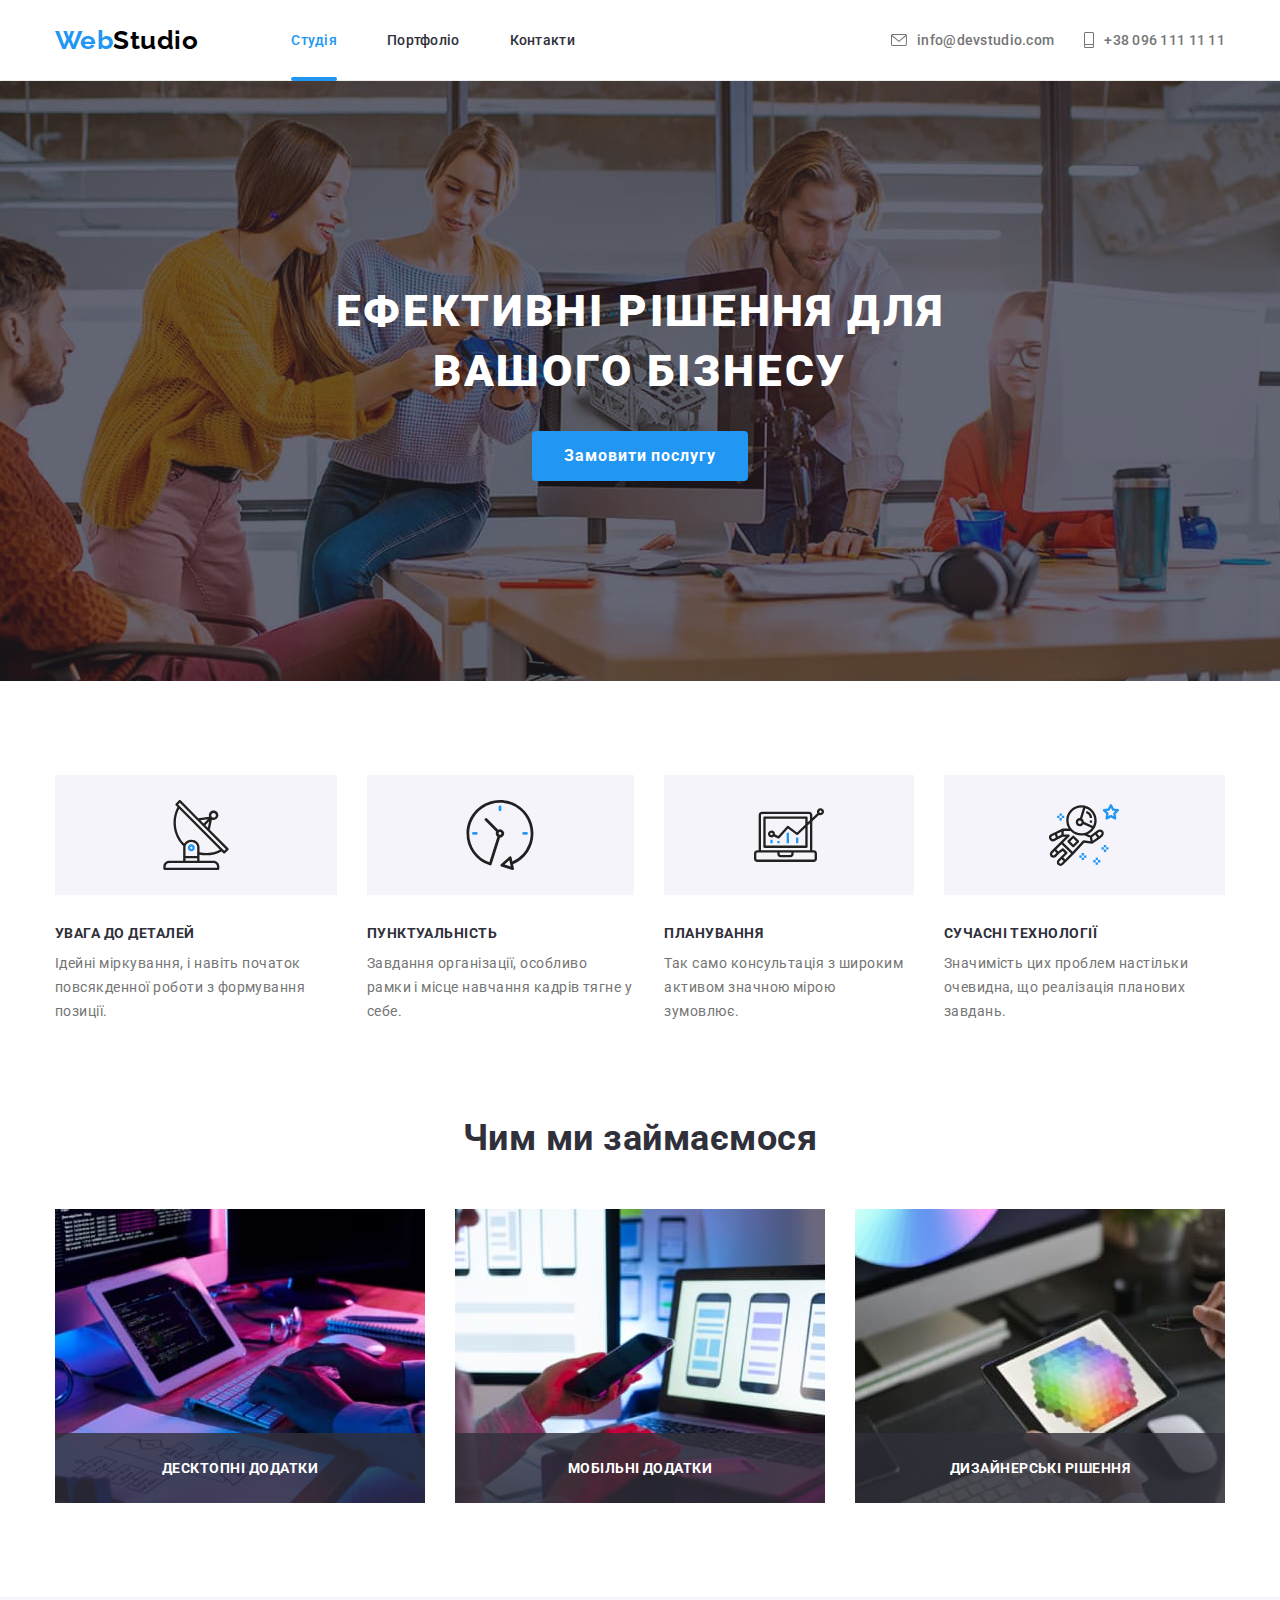
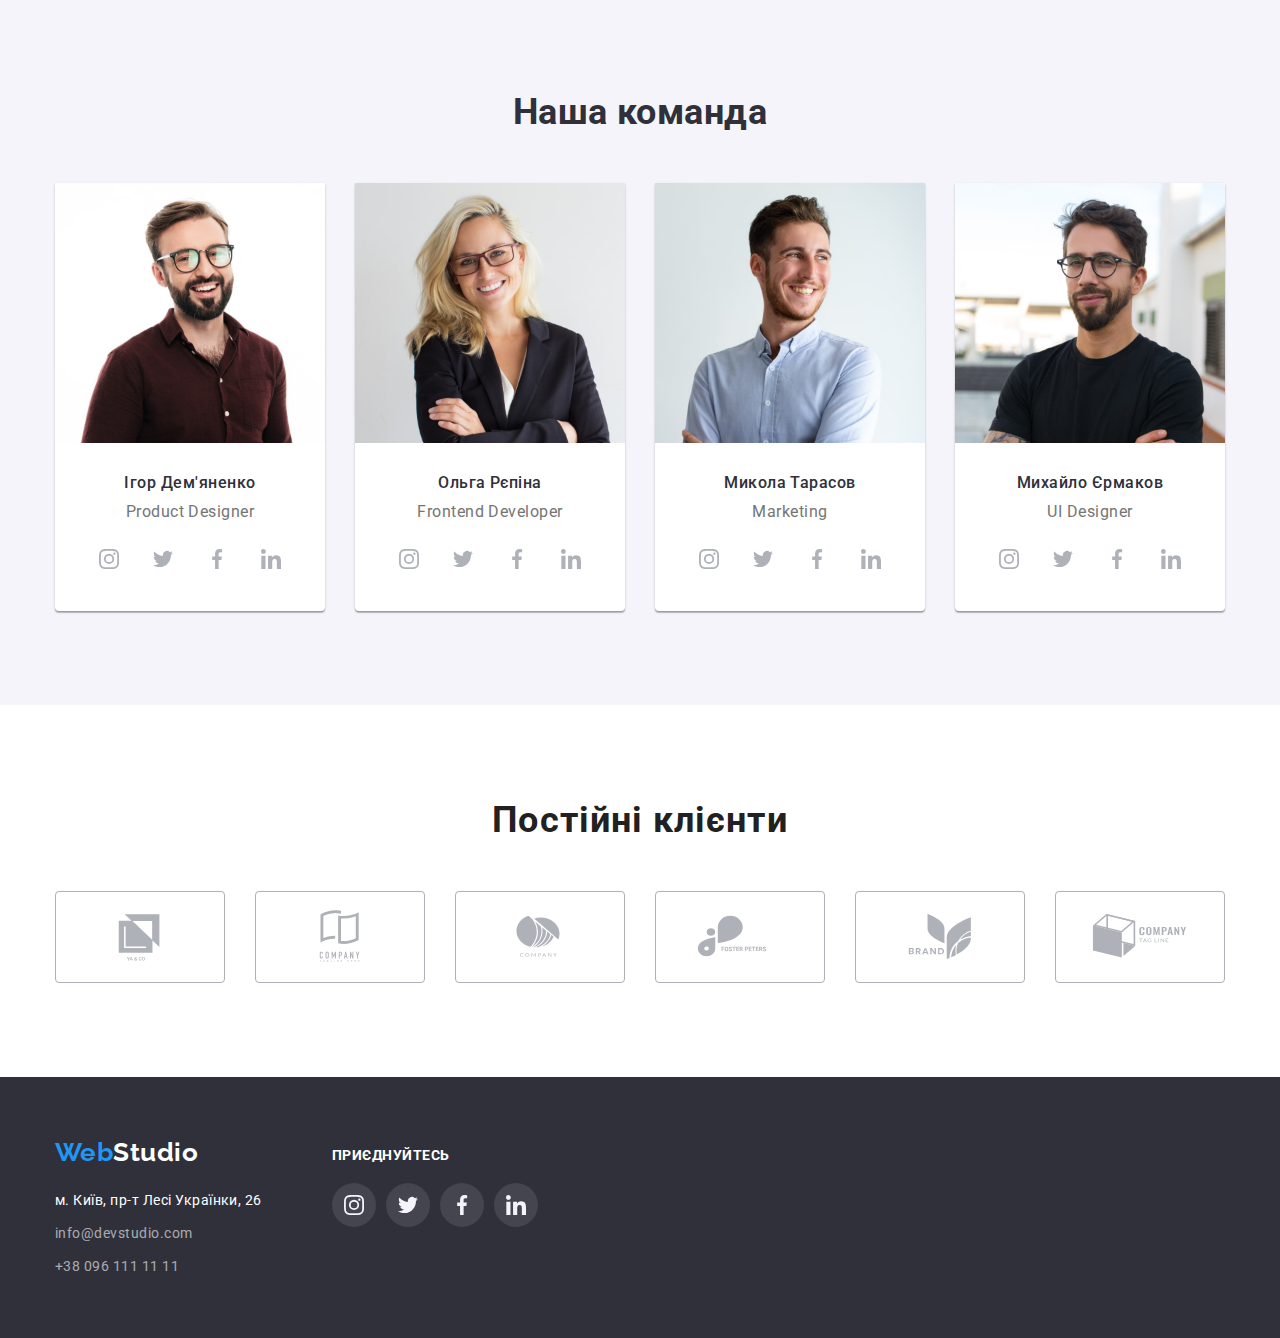
<file: index.html>
<!DOCTYPE html>
<html lang="uk">
    <head>
     <meta charset="UTF-8">
     <meta http-equiv="X-UA-Compatible" content="IE=edge">
     <meta name="viewport" content="width=device-width, initial-scale=1.0">
     <title>WedStudio</title>
     <link rel="preconnect" href="https://fonts.googleapis.com"><link rel="preconnect" href="https://fonts.gstatic.com" crossorigin><link href="https://fonts.googleapis.com/css2?family=Raleway:wght@700&family=Roboto:wght@400;500;700;900&display=swap" rel="stylesheet">
     <link
    rel="stylesheet"
    href="https://cdnjs.cloudflare.com/ajax/libs/modern-normalize/1.0.0/modern-normalize.min.css"/>
     <link rel="stylesheet" href="./css/styles.css">
    </head>




    <body>
      <!------------------ ШАПКА САЙТА-------------------->
        <header class="header">
          <div class="container header-wrapper">
            <nav class="main-nav">
                 <a href="index.html" class="logo-black"><span class="icon">Web</span>Studio
                </a>
                <ul class="site-nav__list">
                 <li class="site-nav__item"><a  href="index.html" class="link current">Студія</a></li>
                 <li class="site-nav__item"><a  href="portfolio.html" class="link">Портфоліо</a></li>
                 <li class="site-nav__item"><a  href="" class="link">Контакти</a></li>
                </ul>
            </nav>
            <ul class="contact">
                 <li class="site-nav item">
                  <a  href="mailto:info@devstudio.com" class="link"><svg class="contact-soc-icon" width="16" height="12">
                  <use href="./images/icon tel&con.svg#icon-envelope">
                  </use>
                </svg>info@devstudio.com</a></li>
                 <li class="site-nav item"><a  href="tel:+380961111111" class="link grey"><svg class="contact-soc-icon" width="10" height="16">
                  <use href="./images/icon tel&con.svg#icon-Vector">
                  </use>
                </svg>+38 096 111 11 11</a></li>
            </ul>
              
          </div>  
        </header> 

     <main>
      <!---------------- ГЕРОЙ ---------------------------->
            <section class="hero">
                <div class="container">
                  <h1 class="hero-title-index">Ефективні рішення для вашого бізнесу</h1>
                  <!-- <a href="">Замовити послугу</a> -->
                  <button class="hero-button" type="button" data-modal-open>Замовити послугу</button>
                  <!-- <span class="label">Замовити</span> -->
                </div>
            </section>



            <!-------------------- ПРЕИМУЩЕСТВА ---------------->
                <section class="benefits">
                  <div class="container">
                    <h2 class="visually-hidden">ПРЕИМУЩЕСТВА</h2>
                    <ul class="benefits-list">
                      <li class="benefits-item" >
                        <div class="benefits-soc-icon-wrapper"><svg class="benefits-soc-icon" width="70" height="70">
                          <use href="./images/symbol-defs.svg#icon-antenna"></use>
                        </svg>
                        </div>
                           <h2 class="benefits-title">УВАГА ДО ДЕТАЛЕЙ</h2>
                           <p class="benefits-text">Ідейні міркування, і навіть початок повсякденної роботи з формування позиції.</p>
                     </li>
                     <li class="benefits-item">
                         <div class="benefits-soc-icon-wrapper"><svg class="benefits-soc-icon" width="70" height="70">
                        <use href="./images/symbol-defs.svg#icon-clock-1"></use>
                        </svg>
                         </div>
                            <h2 class="benefits-title">ПУНКТУАЛЬНІСТЬ</h2>
                            <p class="benefits-text">Завдання організації, особливо рамки  і місце навчання кадрів тягне у себе.</p>
                     </li>
                     <li class="benefits-item">
                             <div class="benefits-soc-icon-wrapper">
                              <svg class="benefits-soc-icon" width="70" height="70">
                                <use href="./images/symbol-defs.svg#icon-diagram"></use>
                              </svg>        
                             </div>
                            <h2 class="benefits-title">ПЛАНУВАННЯ</h2>
                            <p class="benefits-text">Так само консультація з широким  активом значною мірою зумовлює.</p>
                           
                     </li>
                     <li class="benefits-item">
                      <div class="benefits-soc-icon-wrapper">
                      <svg class="benefits-soc-icon" width="70" height="70">
                        <use href="./images/symbol-defs.svg#icon-astronaut"></use>
                      </svg>
                    </div>

                            <h2 class="benefits-title">СУЧАСНІ ТЕХНОЛОГІЇ</h2>
                            <p class="benefits-text">Значимість цих проблем настільки очевидна, що реалізація планових завдань.</p>
                     </li>
                    </ul>
                  </div>
                </section>


                <!----------------- ПРИМЕРЫ РАБОТ ------------------>
                <section class="examples">
                  <div class="container">
                   <h2 class="examples-title">Чим ми займаємося</h2>
                    <ul class="examples-list">
                    <li class="examples-item">
                      <img src="./images/img12.jpg" alt="A man work sat a PC on a project" width="370">
                      <p class="top-text">Десктопні додатки</p>
                    </li>
                    <li class="examples-item">
                    <img src="./images/img(10).jpg" alt="The girl holds the phone in her hand while sitting at the laptop" width="370">
                    <p class="top-text">Мобільні додатки</p>
                     </li>
                    <li class="examples-item">
                   <img src="./images/img(11).jpg" alt="Girl holding a tablet and choosing a color" width="370">
                   <p class="top-text">Дизайнерські рішення</p>
                    </li>
                    </ul>
                  </div>
                </section>


                <!------------------ НАША КОМАНДА --------------->
                <section class="team">
                  <div class="container">
                  <h2 class="team-title">Наша команда</h2>
                    <ul class="team-list">
                      <li  class="team-item">
                        <img src="./images/img.jpg" alt="Company member" width="270">
                       <div class="description">
                        <h3 class="name">Ігор Дем'яненко</h3>
                        <p class="position">Product Designer</p>
                        <ul class="team-soc-list">
                          <li class="team-soc-item">
                            <a href="" class="team-soc-link">
                            <svg class="team-soc-icon" width="20" height="20">
                              <use href="./images/icon.svg#icon-instagram"></use>
                            </svg></a></li>
                          <li class="team-soc-item">
                            <a href="" class="team-soc-link"><svg class="team-soc-icon" width="20" height="20">
                              <use href="./images/icon.svg#icon-twitter"></use>
                            </svg></a></li>
                          <li class="team-soc-item">
                            <a href="" class="team-soc-link"><svg class="team-soc-icon" width="20" height="20">
                              <use href="./images/icon.svg#icon-facebook"></use>
                            </svg></a></li>
                          <li class="team-soc-item">
                            <a href="" class="team-soc-link"><svg class="team-soc-icon" width="20" height="20">
                              <use href="./images/icon.svg#icon-linkedin"></use>
                            </svg></a></li>
                        </ul>
                      </div>
                      </li>
                      <li class="team-item">
                        <img  src="./images/img(1).jpg" alt="Company member" width="270">
                        <div class="description">
                        <h3 class="name">Ольга Рєпіна</h3>
                        <p class="position">Frontend Developer</p>
                        <ul class="team-soc-list">
                          <li class="team-soc-item">
                            <a href="" class="team-soc-link"><svg class="team-soc-icon" width="20" height="20">
                              <use href="./images/icon.svg#icon-instagram"></use>
                            </svg></a></li>
                          <li class="team-soc-item">
                            <a href="" class="team-soc-link"><svg class="team-soc-icon" width="20" height="20">
                              <use href="./images/icon.svg#icon-twitter"></use>
                            </svg></a></li>
                          <li class="team-soc-item">
                            <a href="" class="team-soc-link">
                              <svg class="team-soc-icon" width="20" height="20">
                                <use href="./images/icon.svg#icon-facebook"></use>
                              </svg></a></li>
                          <li class="team-soc-item">
                            <a href="" class="team-soc-link"><svg class="team-soc-icon" width="20" height="20">
                              <use href="./images/icon.svg#icon-linkedin"></use>
                            </svg></a></li>
                        </ul>

                        </div>
                      </li>
                      <li class="team-item">
                        <img src="./images/img(2).jpg" alt="Company member" width="270">
                        <div class="description">
                        <h3 class="name">Микола Тарасов</h3>
                         <p class="position">Marketing</p>
                         <ul class="team-soc-list">
                          <li class="team-soc-item">
                            <a href="" class="team-soc-link">
                              <svg class="team-soc-icon" width="20" height="20">
                              <use href="./images/icon.svg#icon-instagram">
                              </use>
                            </svg>
                          </a></li>
                          <li class="team-soc-item">
                            <a href="" class="team-soc-link">                            <svg class="team-soc-icon" width="20" height="20">
                              <use href="./images/icon.svg#icon-twitter"></use>
                            </svg></a></li>
                          <li class="team-soc-item">
                            <a href="" class="team-soc-link">                            <svg class="team-soc-icon" width="20" height="20">
                              <use href="./images/icon.svg#icon-facebook"></use>
                            </svg></a></li>
                          <li class="team-soc-item">
                            <a href="" class="team-soc-link">                            <svg class="team-soc-icon" width="20" height="20">
                              <use href="./images/icon.svg#icon-linkedin"></use>
                            </svg></a></li>
                        </ul>

                        </div>
                      </li>
                      <li class="team-item">
                        <img src="./images/img(3).jpg" alt="Company member" width="270">
                        <div class="description">
                        <h3 class="name">Михайло Єрмаков</h3>
                         <p class="position">UI Designer</p>
                         <ul class="team-soc-list">
                          <li class="team-soc-item">
                            <a href="" class="team-soc-link">                            <svg class="team-soc-icon" width="20" height="20">
                              <use href="./images/icon.svg#icon-instagram"></use>
                            </svg></a></li>
                          <li class="team-soc-item">
                            <a href="" class="team-soc-link">                            <svg class="team-soc-icon" width="20" height="20">
                              <use href="./images/icon.svg#icon-twitter"></use>
                            </svg></a></li>
                          <li class="team-soc-item">
                            <a href="" class="team-soc-link">                            <svg class="team-soc-icon" width="20" height="20">
                              <use href="./images/icon.svg#icon-facebook"></use>
                            </svg></a></li>
                          <li class="team-soc-item">
                            <a href="" class="team-soc-link">                            <svg class="team-soc-icon" width="20" height="20">
                              <use href="./images/icon.svg#icon-linkedin"></use>
                            </svg></a></li>
                        </ul>

                        </div>
                     </li>
                  </ul>
                </div>
             </section>
<!-------------------------ПОСТОЯННЫЕ КЛИЕНТЫ--------------------->
             <section class="clients">
              <div class="container">
              <h2 class="clients-title">Постійні клієнти</h2>
              <ul class="clients-list">
                <li class="clients-item"> 
                  <a href="" class="clients-link">                  <svg class="clients-icon" width="106" height="60">
                    <use href="./images/symbol-defs.svg#icon-logo-1"></use>
                  </svg>
                 </a>
                </li>
                <li class="clients-item">
                  <a href="" class="clients-link"> 
                  <svg class="clients-icon" width="106" height="60">
                    <use href="./images/symbol-defs.svg#icon-Logo-1"></use>
                  </svg>
                </a>
                </li>
                <li class="clients-item">
                  <a href="" class="clients-link"> 
                  <svg class="clients-icon" width="106" height="60">
                    <use href="./images/symbol-defs.svg#icon-Logo-2"></use>
                  </svg>
                </a>
                </li>
                <li class="clients-item">
                  <a href="" class="clients-link"> 
                  <svg class="clients-icon" width="106" height="60">
                    <use href="./images/symbol-defs.svg#icon-Logo-3"></use>
                  </svg>
                </a>
                </li>
                <li class="clients-item">
                  <a href="" class="clients-link"> 
                  <svg class="clients-icon" width="106" height="60">
                    <use href="./images/symbol-defs.svg#icon-Logo-5"></use>
                  </svg>
                </a>
                </li>
                <li class="clients-item">
                  <a href="" class="clients-link"> 
                  <svg class="clients-icon" width="106" height="60">
                    <use href="./images/symbol-defs.svg#icon-Logo-6"></use>
                  </svg>
                </a>
                </li>
              </ul>
            </div>
             </section>
     </main>



     <!--------------------------ФУТЕP--------------------------->
     <footer class="footer">
      <div class="container">
        <div class="footer-address">
         <a href="index.html" class="logo"><span class="icon">Web</span>Studio</a>
        <address>
          <ul class="footer__list">
            <li><a href="https://goo.gl/maps/MC3FKYj6ZszySW3c8" class="city">м. Київ, пр-т Лесі Українки, 26</a></li>
            <li><a href="mailto:info@devstudio.com" class="footer__link">info@devstudio.com</a></li>
            <li><a href="tel:+380961111111" class="footer__link">+38 096 111 11 11</a></li>
          </ul>
        </address>
      </div>
          <div class="footer-soc-subcribe">
          <p class="footer-subcribe">приєднуйтесь</p>
          <ul class="footer-soc-list">
            <li class="footer-soc-item">
              <a href="" class="footer-soc-link">
              <svg class="footer-soc-icon" width="20" height="20">
                <use href="./images/icon.svg#icon-instagram"></use>
              </svg></a></li>
            <li class="footer-soc-item">
              <a href="" class="footer-soc-link">
                <svg class="footer-soc-icon" width="20" height="20">
                <use href="./images/icon.svg#icon-twitter"></use>
              </svg></a></li>
            <li class="footer-soc-item">
              <a href="" class="footer-soc-link">
                <svg class="footer-soc-icon" width="20" height="20">
                <use href="./images/icon.svg#icon-facebook"></use>
              </svg></a></li>
            <li class="footer-soc-item">
              <a href="" class="footer-soc-link">
                <svg class="footer-soc-icon" width="20" height="20">
                <use href="./images/icon.svg#icon-linkedin"></use>
              </svg></a></li>
          </ul>
        </div>
        
      </div>
     </footer>
     <!-- ---------------Модальне вікно--------------->
     <div class="backdrop is-hidden" data-modal>
      <div class="modal">
        <button type="button" class="modal-close" data-modal-close>
          <svg  width="11" height="11">
          <use href="./images/symbol-defs (1).svg#icon-close"></use>
        </svg></button>
      </div>
     </div>
     <script src="./js/modal.js"></script>
  </body>
</html>
</file>
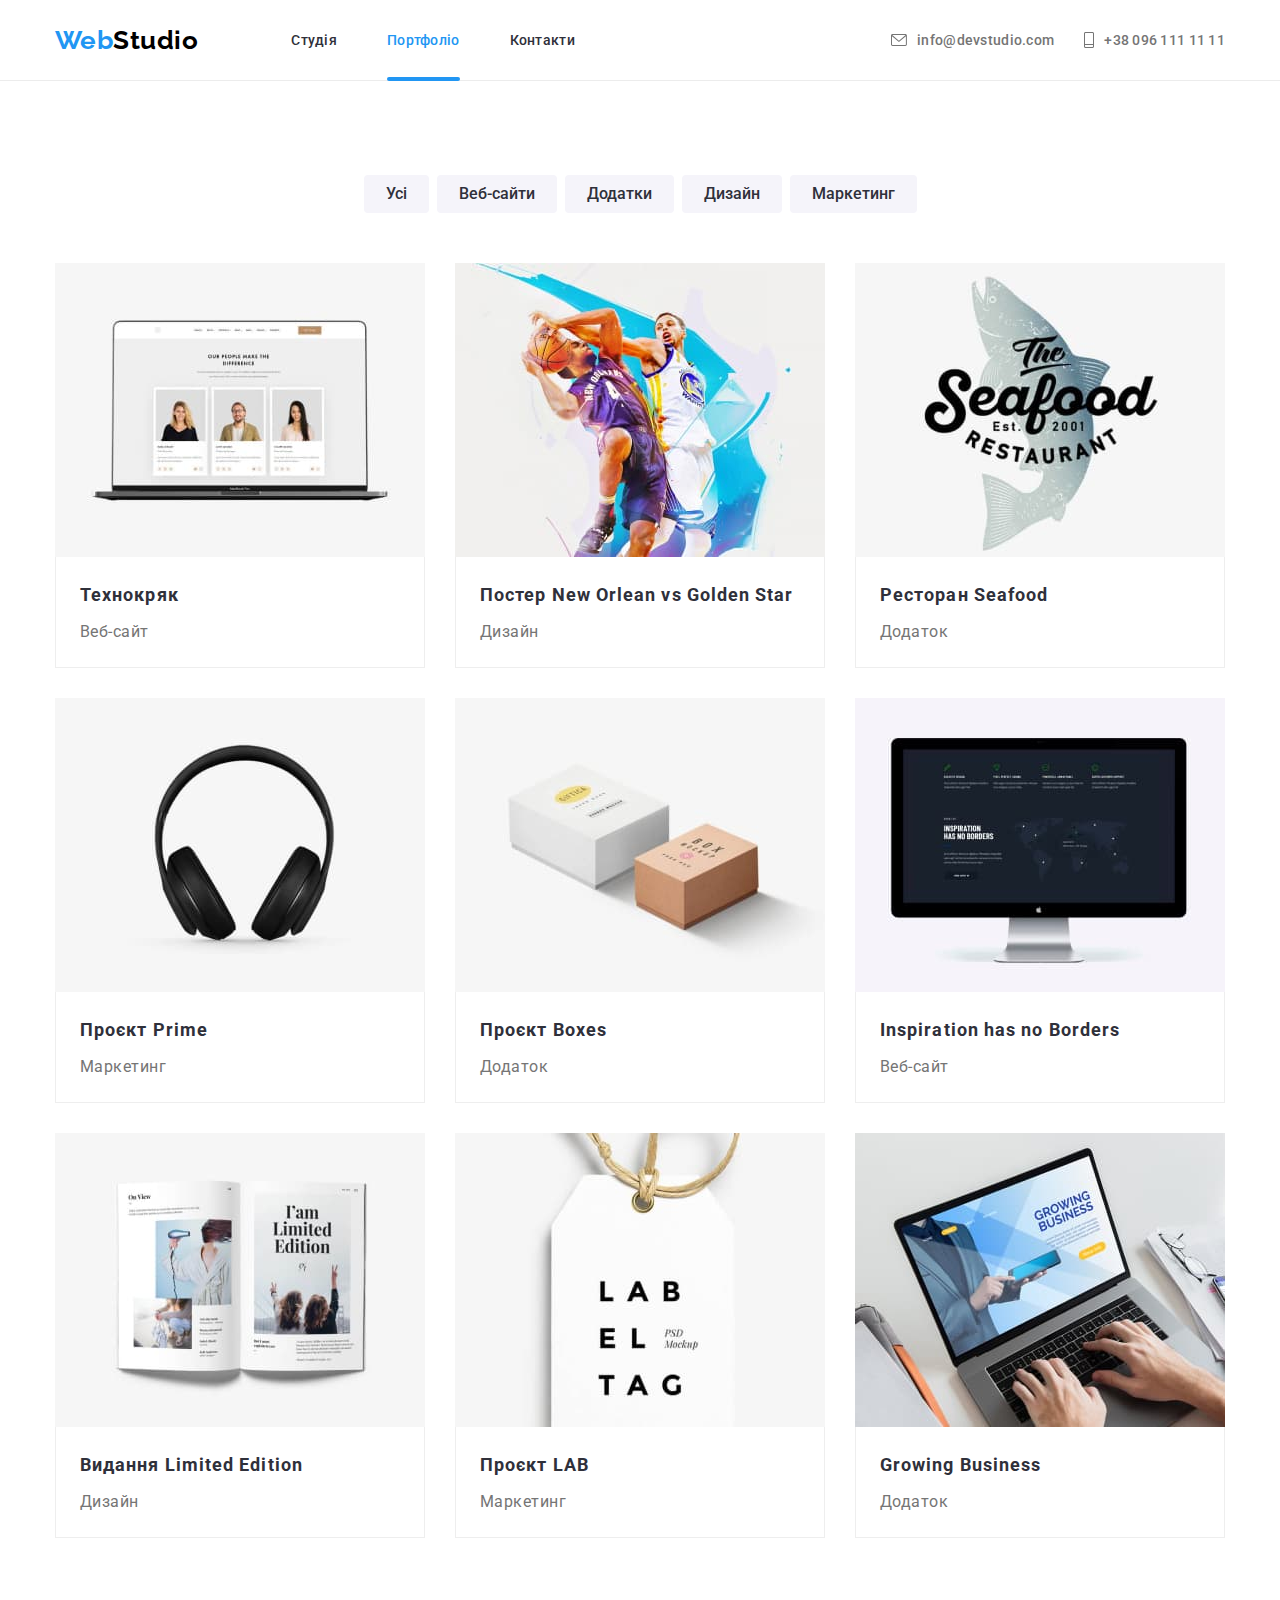
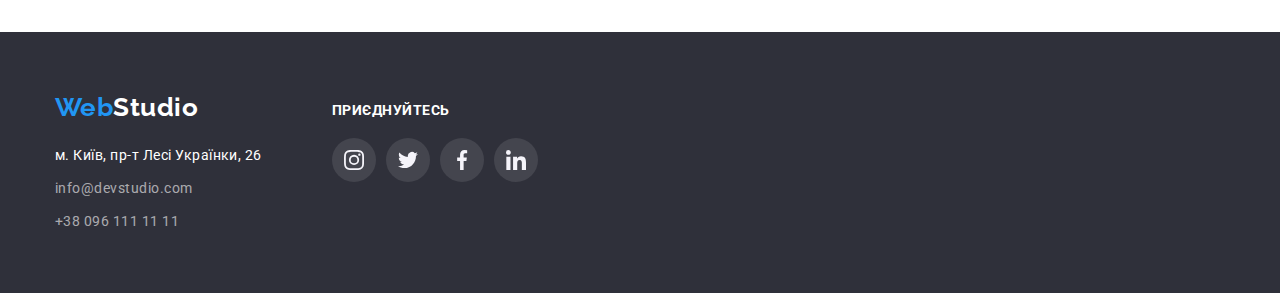
<file: portfolio.html>
<!DOCTYPE html>
<html lang="uk">
<head>
    <meta charset="UTF-8">
    <meta http-equiv="X-UA-Compatible" content="IE=edge">
    <meta name="viewport" content="width=device-width, initial-scale=1.0">
    <title>Portfolio</title>
    <link rel="preconnect" href="https://fonts.googleapis.com"><link rel="preconnect" href="https://fonts.gstatic.com" crossorigin><link href="https://fonts.googleapis.com/css2?family=Raleway:wght@700&family=Roboto:wght@400;500;700;900&display=swap" rel="stylesheet">

    <link
    rel="stylesheet"
    href="https://cdnjs.cloudflare.com/ajax/libs/modern-normalize/1.0.0/modern-normalize.min.css"
  />
    <link rel="stylesheet" href="./css/styles.css">
</head>


<body>
    <!------------------ ШАПКА САЙТА-------------------->
    <header class="header">
      <div class="container header-wrapper">
        <nav class="main-nav">
             <a href="index.html" class="logo-black"><span class="icon">Web</span>Studio
            </a>
            <ul class="site-nav__list">
             <li class="site-nav__item"><a  href="index.html" class="link ">Студія</a></li>
             <li class="site-nav__item"><a  href="portfolio.html" class="link current">Портфоліо</a></li>
             <li class="site-nav__item"><a  href="" class="link">Контакти</a></li>
            </ul>
        </nav>
        <ul class="contact">
             <li class="site-nav item">
              <a  href="mailto:info@devstudio.com" class="link"><svg class="contact-soc-icon" width="16" height="12">
              <use href="./images/icon tel&con.svg#icon-envelope">
              </use>
            </svg>info@devstudio.com</a></li>
             <li class="site-nav item"><a  href="tel:+380961111111" class="link grey"><svg class="contact-soc-icon" width="10" height="16">
              <use href="./images/icon tel&con.svg#icon-Vector">
              </use>
            </svg>+38 096 111 11 11</a></li>
        </ul>
          
      </div>  
    </header> 


    <main>
              <!---------------- Кнопки ---------------------------->

        <section class="portfolio">
            <div class="container">
            <h1 class="visually-hidden">Portfolio</h1>
            <ul class="filters">
                <li><button class="filters-item" type="button">Усі</button></li>
                <li><button class="filters-item" type="button">Веб-сайти</button></li>
                <li><button class="filters-item" type="button">Додатки</button></li>
                <li><button class="filters-item" type="button">Дизайн</button></li>
                <li><button class="filters-item" type="button">Маркетинг</button></li>
            </ul>
                <!-------------------- работы ------------------->
           
           <ul class="projects">
                <li class="card-projects">
                  <div class="projects-top-wrap">
                     <img src="./images/img20.jpg" alt="laptop with photo" width="370">
                     <p class="projects-top-text">Ресурс пропонує комплексні пропозиції з різним рівнем функціоналу та сервісів. 
                      Все це дозволить відвідувачу отримати вичерпні відомості про компанію чи приватну особу.</p>
                    </div>
                   <div class="card-item__info">
                    <h2 class="headline">Технокряк</h2>
                    <p class="slogan">Веб-сайт</p>
                  </div>
                </li>
                <li class="card-projects">
                  <div class="projects-top-wrap">
                    <img src="./images/img21.jpg" alt="basketball player" width="370">
                    <p class="projects-top-text">Ресурс пропонує комплексні пропозиції з різним рівнем функціоналу та сервісів. 
                      Все це дозволить відвідувачу отримати вичерпні відомості про компанію чи приватну особу.</p>
                    </div>
                    <div class="card-item__info"> 
                    <h2 class="headline">Постер New Orlean vs Golden Star</h2>
                    <p class="slogan">Дизайн</p>
                  </div>
                </li>
                <li class="card-projects">
                  <div class="projects-top-wrap">
                    <img src="./images/img22.jpg" alt="restaurant advertisement" width="370">
                    <p class="projects-top-text">Ресурс пропонує комплексні пропозиції з різним рівнем функціоналу та сервісів. 
                      Все це дозволить відвідувачу отримати вичерпні відомості про компанію чи приватну особу.</p>
                    </div>
                  <div class="card-item__info"> 
                    <h2 class="headline">Ресторан Seafood</h2>
                    <p class="slogan">Додаток</p>
                  </div>
                </li>
                <li class="card-projects">
                  <div class="projects-top-wrap">
                    <img src="./images/img23.jpg" alt="headphones" width="370">
                    <p class="projects-top-text">Ресурс пропонує комплексні пропозиції з різним рівнем функціоналу та сервісів. 
                      Все це дозволить відвідувачу отримати вичерпні відомості про компанію чи приватну особу.</p>
                    </div>
                    <div class="card-item__info">
                     <h2 class="headline">Проєкт Prime</h2>
                     <p class="slogan">Маркетинг</p>
                    </div>
                </li>
                <li class="card-projects">
                  <div class="projects-top-wrap">
                    <img src="./images/img24.jpg" alt="Package" width="370">
                    <p class="projects-top-text">Ресурс пропонує комплексні пропозиції з різним рівнем функціоналу та сервісів. 
                      Все це дозволить відвідувачу отримати вичерпні відомості про компанію чи приватну особу.</p>
                    </div>
                  <div class="card-item__info">
                    <h2 class="headline">Проєкт Boxes</h2>
                    <p class="slogan">Додаток</p>
                  </div>
                </li>
                <li class="card-projects">
                  <div class="projects-top-wrap">
                    <img src="./images/img25.jpg" alt="monitor" width="370">
                    <p class="projects-top-text">Ресурс пропонує комплексні пропозиції з різним рівнем функціоналу та сервісів. 
                      Все це дозволить відвідувачу отримати вичерпні відомості про компанію чи приватну особу.</p>
                    </div>
                   <div class="card-item__info">
                    <h2 class="headline">Inspiration has no Borders</h2>
                    <p class="slogan">Веб-сайт</p>
                  </div>
                </li>
                <li class="card-projects">
                  <div class="projects-top-wrap">
                   <img src="./images/img26.jpg" alt="magazine" width="370">
                   <p class="projects-top-text">Ресурс пропонує комплексні пропозиції з різним рівнем функціоналу та сервісів. 
                    Все це дозволить відвідувачу отримати вичерпні відомості про компанію чи приватну особу.</p>
                  </div>
                <div class="card-item__info">  
                   <h2 class="headline">Видання Limited Edition</h2>
                   <p class="slogan">Дизайн</p>
                  </div>
                </li>
                <li class="card-projects">
                  <div class="projects-top-wrap">
                   <img src="./images/img27.jpg" alt="label" width="370">
                   <p class="projects-top-text">Ресурс пропонує комплексні пропозиції з різним рівнем функціоналу та сервісів. 
                    Все це дозволить відвідувачу отримати вичерпні відомості про компанію чи приватну особу.</p>
                  </div>
                   <div class="card-item__info">
                    <h2 class="headline">Проєкт LAB</h2>
                    <p class="slogan">Маркетинг</p>
                  </div>
                </li>
                <li class="card-projects">
                  <div class="projects-top-wrap">
                   <img src="./images/img28.jpg" alt="work on laptop" width="370">
                   <p class="projects-top-text">Ресурс пропонує комплексні пропозиції з різним рівнем функціоналу та сервісів. 
                    Все це дозволить відвідувачу отримати вичерпні відомості про компанію чи приватну особу.</p>
                  </div>
                 <div class="card-item__info"> 
                   <h2 class="headline">Growing Business</h2>
                   <p class="slogan">Додаток</p>
                  </div>
                </li>
           </ul>
        </div>
        </section>
        
   </main>
   <!---------------Футур---------------------->

   <footer class="footer">
    <div class="container">
      <div >
       <a href="index.html" class="logo"><span class="icon">Web</span>Studio</a>
      <address>
        <ul class="footer__list">
          <li><a href="https://goo.gl/maps/MC3FKYj6ZszySW3c8" class="city">м. Київ, пр-т Лесі Українки, 26</a></li>
          <li><a href="mailto:info@devstudio.com" class="footer__link">info@devstudio.com</a></li>
          <li><a href="tel:+380961111111" class="footer__link">+38 096 111 11 11</a></li>
        </ul>
      </address>
    </div>
        <div class="footer-soc-subcribe">
        <p class="footer-subcribe">приєднуйтесь</p>
        <ul class="footer-soc-list">
          <li class="footer-soc-item">
            <a href="" class="footer-soc-link">
            <svg class="footer-soc-icon" width="20" height="20">
              <use href="./images/icon.svg#icon-instagram"></use>
            </svg></a></li>
          <li class="footer-soc-item">
            <a href="" class="footer-soc-link">
              <svg class="footer-soc-icon" width="20" height="20">
              <use href="./images/icon.svg#icon-twitter"></use>
            </svg></a></li>
          <li class="footer-soc-item">
            <a href="" class="footer-soc-link">
              <svg class="footer-soc-icon" width="20" height="20">
              <use href="./images/icon.svg#icon-facebook"></use>
            </svg></a></li>
          <li class="footer-soc-item">
            <a href="" class="footer-soc-link">
              <svg class="footer-soc-icon" width="20" height="20">
              <use href="./images/icon.svg#icon-linkedin"></use>
            </svg></a></li>
        </ul>
      </div>
      
    </div>
   </footer>


</body>
</html>
</file>
<file: css/styles.css>
:root{
  --primary-text-color: #757575;
  --title-text-color:#2F303A;
  --accent-color: #2196F3;
  --primary-white-color: #FFFFFF;
  --color:#F5F4FA;
  --color-black:#000000;
  --color-icon:#AFB1B8;
  --color-title-black:#212121;
  --color-clients:#AFB1B8;
}

h1,h2,h3,h4,h5,h6,p{
    margin: 0;
}
ul{
    margin: 0;
    padding-left: 0;
}
img{
    display: block;
}





body {
    background-color: var(--primary-white-color);
    color: var(--primary-text-color);

    font-family:'Roboto', sans-serif;
    letter-spacing: 0.03em;
    box-sizing: border-box;
    margin: 0;
    padding: 0;
}
.container{
    width: 1200px;
    padding-left: 15px;
    padding-right: 15px;
    margin: 0 auto;
    /* outline:2px solid red; */
}




/* -------------ШАПКА САЙТА------------------- */



li{
    list-style:none;
}
a{
    text-decoration: none;
    
}
address{
font-style:normal;
}


button{
    display: inline-block;
}
.header{
    border-bottom: 1px solid#ECECEC;
}

.logo-black{
    font-family: 'Raleway';
}

.logo {
    color:#212121 ;
    font-family: 'Raleway', sans-serif;
    font-weight: 700;
    font-size: 26px;
    line-height: calc(31 / 26);
   
    
}
.icon {
     color:#2196F3;
     font-family: 'Raleway' ,sans-serif;
     font-weight: 700;
     font-size: 26px;
     line-height: calc(31 / 26);
     
    }
    .header-wrapper{
        display: flex;
        align-items: center;
    }
    
    .contact{
        display: flex;
        gap: 30px;
        margin-left: auto;
    }

    .main-nav{
        display: flex;
        align-items: center;
    }

.list {
    list-style: none;
    font-family: 'Roboto',sans-serif ;
    font-style: normal;
    font-weight: 500;
    font-size: 14px;
    line-height: calc(16 / 14);

}

   

.link{
    color:var(--title-text-color);
    font-weight: 500;
    font-size: 14px;
    line-height: calc(16 / 14);
    letter-spacing: 0.02em;
    position: relative;
    transition-property: color;
    transition-duration: 250ms;
    transition-timing-function: cubic-bezier(0.4, 0, 0.2, 1);

    
}


.link.current{
    color: var(--accent-color);

}

.current::after{
    content:"" ;
    display: block;
    width: 100%;
    height: 4px;
    background: var(--accent-color);
    border-radius: 2px;
    position: absolute;
    bottom: -1px;
    
animation-name: animation-width;
animation-duration: 500ms;
animation-timing-function: ease-in-out;
}

@keyframes animation-width{
    from{
        width:0;
    }
    to{
        width: 100%;
    }
}
.link.grey{

    color: var(--primary-text-color);
    background-color: var(--primary-white-color);
}


.link:hover,
.link:focus
{
color: var(--accent-color);
}
.link{
    display:block;
    padding-top: 32px;
    padding-bottom: 32px;
    font-weight: 500;
    font-size: 14px;
    line-height:calc(16 / 14);
    letter-spacing: 0.02em;

    
}

.site-nav__list{
    display: flex;
    gap: 50px;
    margin-left: 93px;

}



.site-nav .link.current{
    color:var(--accent-color);
}

.contact-list{
    display: flex;
    }
    
       
    
.main-contact{
 align-items: center;
    }
    
    

.contact-item:not(:last-child){
margin-right: 50px;
}

.contact .link{
    color: var(--primary-text-color);
    display: flex;
    align-items: center;
    gap: 10px;
    transition-property: color;
    transition-duration: 250ms;
    transition-timing-function: cubic-bezier(0.4, 0, 0.2, 1);
}

.contact .link:hover,
.contact .link:focus{
    color: var(--accent-color);
}

.contact .link:hover .contact-soc-icon,
.contact .link:focus .contact-soc-icon{
    fill: var(--accent-color);
}


.contact-soc-icon{
    fill: var(--primary-text-color);
    
}


/* -----------ГЕРОЙ--------------- */

.hero{
    background-image:linear-gradient(
     rgba(47, 48, 58, 0.4),
     rgba(47, 48, 58, 0.4)
     ),
    url(../images/hero\ bg.jpg);
    background-repeat: no-repeat;
    background-position: center;
    background-size: cover;
    padding-top: 200px;
    padding-bottom: 200px;
    background-color: var(--title-text-color);
    max-width: 1600px;
    margin: 0 auto;
}

.hero-title{
    color:var(--primary-white-color);
}
.hero-title-index{
    color: var(--primary-white-color);
    font-weight: 900;
    font-size: 44px;
    line-height: calc(60 / 44);
    text-align: center;
    letter-spacing: 0.06em;
    text-transform: uppercase;
    width: 696px;
    margin-left: auto;
    margin-right: auto;


}

.hero-button{
    padding: 10px 32px;
    background-color: var(--accent-color);
    color:var(--primary-white-color);
    font-weight: 700;
    font-size: 16px;
    line-height: 30px;
    display: flex;
    align-items: center;
    text-align: center;
    letter-spacing: 0.06em;
    display: block;
    margin: 30px auto 0 auto; 
    border-radius: 4px;
    border: none;
    cursor: pointer;
}
    
/* ------------ПРЕИМУЩЕСТВА------------- */
.benefits{
    padding-top: 94px;
    padding-bottom: 94px;
}
.visually-hidden{
    position: absolute;
    white-space: nowrap;
    width: 1px;
     height: 1px;
     overflow: hidden;
     border: 0;
     padding: 0;
     clip: rect(0 0 0 0);
     clip-path: inset(50%);
     margin: -1px; }

.benefits-list{
    display: flex;
    gap: 30px;
}



.benefits-title{
    color: var(--title-text-color);
    font-weight: 700;
    font-size: 14px;
    line-height: calc(16 / 14);
    text-transform: uppercase; 
    margin-top: 30px;
    
}
.benefits-text{
    font-weight: 400;
    font-size: 14px;
    line-height: calc(24 / 14);
    margin-top: 10px;
}

.benefits-soc-icon{
    background:var(--color);
    border-radius: 4px;
    
}

.benefits-soc-icon-wrapper{
    height: 120px;
    display: flex;
    justify-content: center;
    align-items: center;
    background-color: var(--color);
}


/* ----------Примеры работ---------------- */
.examples{
    padding-top: 0px;
    padding-bottom: 94px;
    
}

.examples .examples-title{
    color: var(--title-text-color);
    font-weight: 700;
    font-size: 36px;
    line-height: calc(42 / 36);
    text-align: center;
    margin-bottom: 50px;
}


.examples-list{
    display: flex;
    gap: 30px;
    
}
.examples-item{
    position: relative;
}

.top-text{
   position: absolute;
   padding: 27px 0;
   font-weight: 700;
   font-size: 14px;
   line-height: calc(16 / 14);
   display: flex;
   justify-content: center;
   align-items: center;
   text-transform: uppercase;
   color:var(--primary-white-color);
   background-color:rgba(47, 48, 58, 0.8);
   width: 100%;
   left: 0px;
   bottom: 0px;
}



/* -----------Наша команда ------------------*/
.team{
    padding-top: 94px;
    padding-bottom: 94px;
    background-color:var(--color);
}
.team-title{
    color:var(--title-text-color);
    font-weight: 700;
    font-size: 36px;
    line-height:calc(42 / 36);
    text-align: center;
    
    
}
.team-list{
    display: flex;
    gap: 30px;
    margin-top: 50px;
    
}
.team-item{
    background: var(--primary-white-color);
    box-shadow: 0px 1px 3px rgba(0, 0, 0, 0.12), 0px 1px 1px rgba(0, 0, 0, 0.14), 0px 2px 1px rgba(0, 0, 0, 0.2);
    border-radius: 0px 0px 4px 4px;
    
}
.description{
    padding-top: 30px;
    padding-bottom: 30px;
}

.team .name{
    color:var(--title-text-color);
    font-weight: 500;
    font-size: 16px;
    line-height: calc(19 / 16);
    text-align: center;
}
.position{
    font-weight: 400;
    font-size: 16px;
    line-height: calc(19 / 16);
    text-align: center;
    margin-top: 10px;
    margin-bottom: 16px;
}

.team-soc-list{
    display: flex;
    justify-content: center;
    gap: 10px;
    
}

.team-soc-item{
    width: 44px;
    height: 44px;
    
 
}
.team-soc-link{
    width: 100%;
    height: 100%;
    border-radius: 50%; 
    display: flex;
    align-items: center;
    justify-content: center;
    transition-property: background-color,fill;
    transition-duration: 250ms;
    transition-timing-function: cubic-bezier(0.4, 0, 0.2, 1);
    
}
.team-soc-icon{
    fill:var(--color-icon);
    
}

.team-soc-link:hover,
.team-soc-link:focus{
background-color:var(--accent-color)
}

.team-soc-link:hover .team-soc-icon,
.team-soc-link:focus .team-soc-icon{
    fill: var(--primary-white-color);
}

/* ------------button ----------------*/
.portfolio{
    padding-top: 94px;
    padding-bottom: 94px;
}
/* .filters-item{
    color:var(--primary-white-color);
    background: var(--accent-color);
} */


.filters-item {
    color:var(--title-text-color) ;
    background-color:#F5F4FA;  
    font-weight: 500;
    font-size: 16px;
    line-height: calc(26 / 16);
    text-align: center;
    padding: 6px 22px;
    border-radius: 4px;
    border: none;
    cursor: pointer;
    transition-property: color,background-color ;
    transition-duration: 250ms;
    transition-timing-function: cubic-bezier(0.4, 0, 0.2, 1);
}
.filters{
    display: flex;
    gap: 8px;
    justify-content: center;

}

.filters-item:hover,
.filters-item:focus{
    background-color: var(--accent-color);
    color:var(--primary-white-color);
}
/* ---------------картинки---------- */
.projects{
    display: flex;
    flex-wrap:wrap;
    margin-top: 50px;
    gap: 30px;
    
    
}
.card-projects{
    transition-property: box-shadow;
    transition-duration: 250ms;
    transition-timing-function: cubic-bezier(0.4, 0, 0.2, 1);
}


.card-projects:hover{
    box-shadow: 0px 1px 1px rgba(0, 0, 0, 0.12), 0px 4px 4px rgba(0, 0, 0, 0.06), 1px 4px 6px rgba(0, 0, 0, 0.16); 
}

.card-projects:hover .projects-top-text{
    transform: translateY(0%);
}
.card-item__info{
    border:1px solid #EEEEEE ;
    border-top: none;
    padding: 20px 24px;

}
.headline{
    margin-bottom: 4px;
     
}
.slogan{
    font-weight: 400;
    font-size: 16px;
    line-height: calc(30 / 16);
    letter-spacing: 0.03em;
    color: var(--primary-text-color);
}
.projects-top-text{
    position: absolute;
    top: 0px;
    font-weight: 400;
    font-size: 18px;
    line-height: calc(28 / 18);
    padding: 63px 24px;
    color:var(--primary-white-color);
    background-color:rgba(33, 150, 243, 0.9);
    transform: translateY(100%);
    transition-duration: 250ms;
    transition-timing-function: cubic-bezier(0.4, 0, 0.2, 1);
}

.projects-top-wrap{
    position: relative;
    overflow: hidden;
}

/* -------------ПОСТОЯННЫЕ КЛИЕНТЫ------------ */

.clients-title{
    font-family: 'Roboto';
    font-weight: 700;
    font-size: 36px;
    line-height: calc(42 / 36);
    text-align: center;
    letter-spacing: 0.03em;
    color:var(--color-title-black);
}

.clients{
    padding-top: 94px;
    padding-bottom: 94px;

}
.clients-list{
    display: flex;
    margin-top: 50px;
    gap: 30px;

}
.clients-link{ 
    display: flex;
    justify-content: center;
    align-items: center;
    border: 1px solid #AFB1B8;
    width: 170px;
    height: 92px;
    border-radius: 4px;
    fill: var(--color-clients);
    transition-property: border,fill;
    transition-duration: 250ms;
    transition-timing-function: cubic-bezier(0.4, 0, 0.2, 1);
    
}


.clients-link:hover,
.clients-link:focus{
    border:1px solid var(--accent-color);
    fill:var(--accent-color)

}


/* ---------------Футер-------------------- */
.city{
    color:var(--primary-white-color) ;
    font-weight: 400;
    font-size: 14px;
    line-height: calc(24 / 14);
}
.footer{
    background-color: var(--title-text-color);
    padding-top: 60px;
    padding-bottom: 60px;
}

.footer__link{
    color: rgba(255, 255, 255, 0.6);
    font-weight: 400;
    font-size: 14px;
    line-height: calc(24 / 14);
    transition-property: color;
    transition-duration: 250ms;
    transition-timing-function: cubic-bezier(0.4, 0, 0.2, 1);
}
.footer__list{
    margin-top: 20px;
    display: flex;
    flex-direction: column;
    gap: 9px;
}

.icon{
    color:var(--accent-color);
    font-weight: 700;
    font-size: 26px;
    line-height: calc(31 / 26);  
       
}
.logo{
    color: var(--primary-white-color);
}
.logo-black{
    color:var(--color-black);
    font-weight: 700;
    font-size: 26px;
    line-height: calc(31 / 26);
 
}



 .grey .link{
    font-weight: 400;
    font-size: 14px;
    line-height: calc(24 / 14);
    color: rgba(255, 255, 255, 0.6);
    padding: 0;

}

.footer__link:hover,
.footer__link:focus{
    color: var(--accent-color);
    
}

.info{
    margin-top: 39px;
}
.adress {
    margin-top: 80px;
}

.footer-soc-list{
    display: flex;
    gap: 10px;
    
}

.footer-soc-item{
    width: 44px;
    height: 44px;
    
 
}
.footer-soc-link{
    width: 100%;
    height: 100%;
    border-radius: 50%; 
    background-color:rgba(255, 255, 255, 0.1);
    display: flex;
    align-items: center;
    justify-content: center;
    transition-property: background-color;
    transition-duration: 250ms;
    transition-timing-function: cubic-bezier(0.4, 0, 0.2, 1);
   
}
.footer-soc-icon{
    fill:var(--color);
    
}

.footer-soc-link:hover,
.footer-soc-link:focus{
background-color:var(--accent-color)
}

.footer-soc-link:hover .team-soc-icon,
.footer-soc-link:focus .team-soc-icon{
    fill: var(--primary-white-color);
}
.footer-subcribe{
    font-weight: 700;
    font-size: 14px;
    line-height:calc(16 / 14);
    text-transform: uppercase;
    color:var(--primary-white-color);
    margin-bottom: 20px;
    margin-top: 10px;

    
}
.footer-soc-subcribe{
    margin-left: 70px;
  
}
.footer .container{
    display: flex;
}

/* --------------работы------------------- */

.headline{
    color: var(--title-text-color);
    font-weight: 700;
    font-size: 18px;
    line-height: calc(36 / 18);
    letter-spacing: 0.06em
}
/* .slogan{
    font-weight: 400;
    font-size: 16px;
    line-height: calc(30 / 60);
} */

/* .box{
    box-sizing: content-box;
    width: 100px;
    height: 50px;
   
    border-top: 10px solid green;
    border: 2px solid red;
    margin:30px;
    padding: 20px;
} */

.visually-hidden {
    position: absolute;
    white-space: nowrap;
    width: 1px;
     height: 1px;
     overflow: hidden;
     border: 0;
     padding: 0;
     clip: rect(0 0 0 0);
     clip-path: inset(50%);
     margin: -1px;
     }
     /* --------------Модальне вікно------------- */
    .backdrop{
        position: fixed;
        top: 0px;
        width: 100%;
        height: 100%;
        background: rgba(0, 0, 0, 0.288);
        transition-property: opacity;
        transition-duration: 250ms;
        transition-timing-function: cubic-bezier(0.4, 0, 0.2, 1);
       
    }
    
    .modal{
        width:528px;
        height:581px;
        background-color: var(--primary-white-color);
        box-shadow: 0px 1px 3px rgba(0, 0, 0, 0.12), 0px 1px 1px rgba(0, 0, 0, 0.14), 0px 2px 1px rgba(0, 0, 0, 0.2);
        border-radius: 4px;
        position: absolute;
        top: 50%;
        left: 50%;
        transform: translate(-50%,-50%);
        padding: 40px;
        
    }
    .modal-title{
        font-weight: 700;
        font-size: 20px;
        line-height: calc(23 / 20);
        text-align: center;
        color:var(--color-title-black);
        margin-bottom: 12px;

    }
    .modal-input{
        width: 100%;
        height: 40px;
        border: 1px solid rgba(33, 33, 33, 0.2);
        border-radius: 4px;
        margin-bottom: 28px;

    }

    .modal-close{
        position: absolute;
        right: 8px;
        top: 8px;
        width: 30px;
        height: 30px;
        background: #FFFFFF;
        border: 1px solid rgba(0, 0, 0, 0.1);
        border-radius: 50px;
        cursor: pointer;
        display: flex;
        justify-content: center;
        align-items: center;
    }
    .is-hidden{
        opacity: 0;
        visibility: hidden;
        pointer-events: none;
    }
    .input-text{
        font-weight: 400;
        font-size: 12px;
        line-height: calc(14 / 12);
        letter-spacing: 0.01em;
        color: var(--primary-text-color);
        margin-bottom: 4px;
        display: inline-block;


    }
</file>
